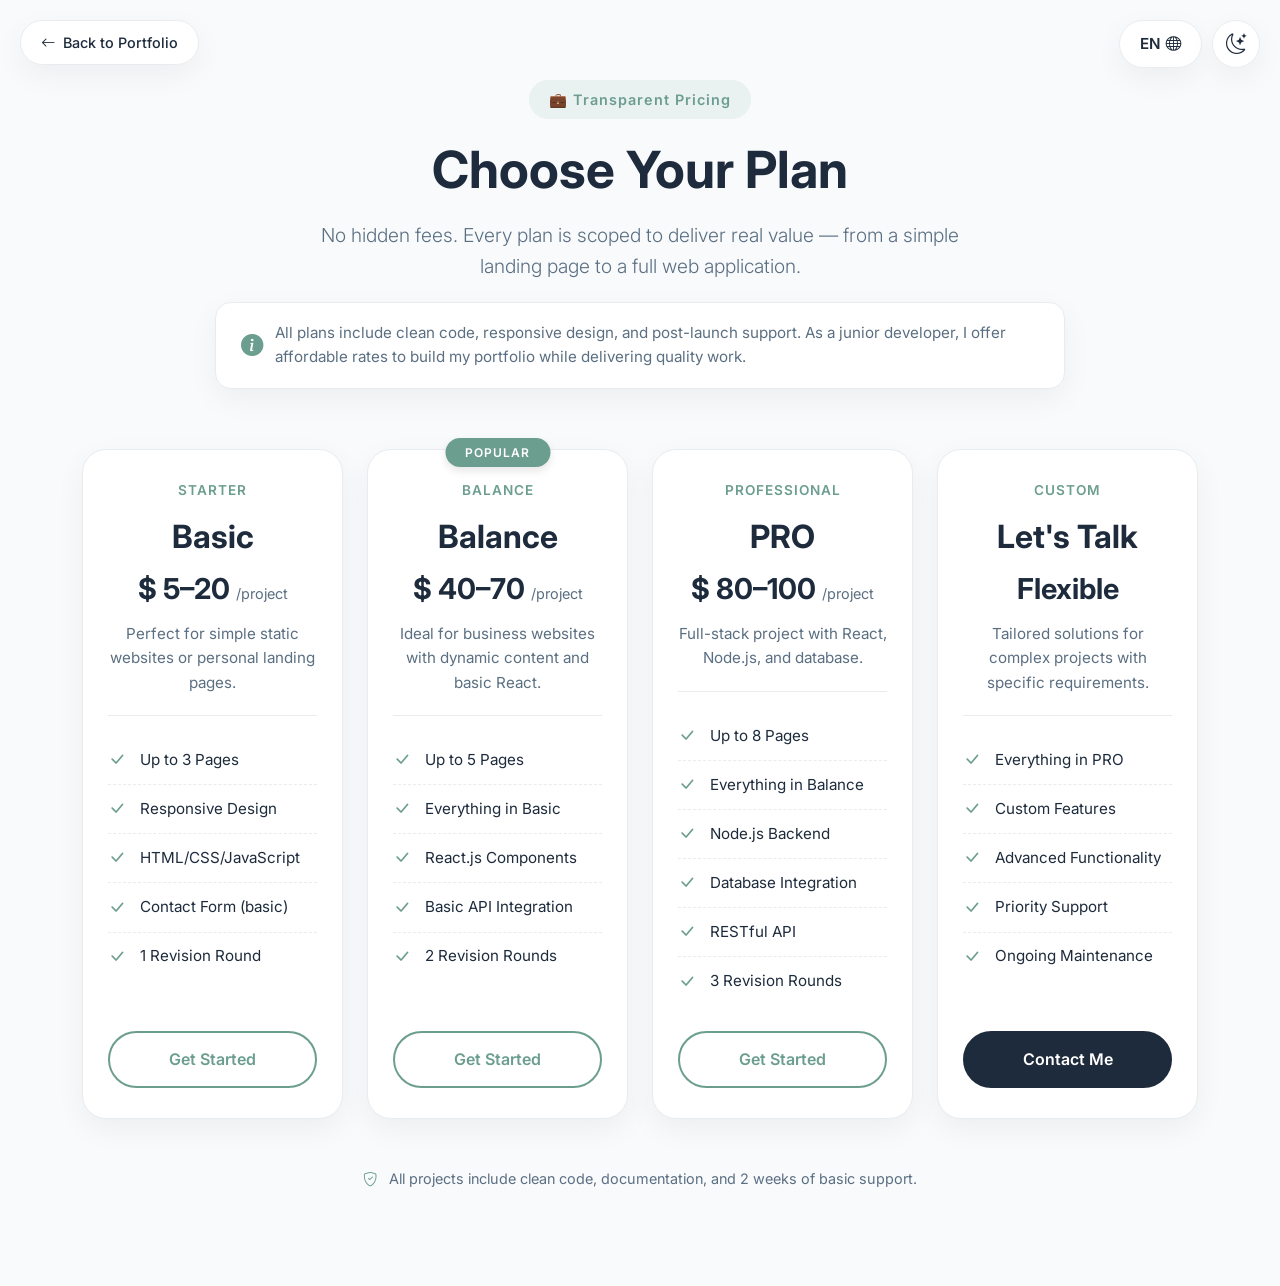
<file: pricing.html>
<!DOCTYPE html>
<html lang="en" dir="ltr">
<head>
    <meta charset="UTF-8">
    <meta name="viewport" content="width=device-width, initial-scale=1.0">
    <title>Thanaa Khairy - Pricing | Full-Stack Developer</title>
    <!-- Bootstrap 5 CSS -->
    <link href="https://cdn.jsdelivr.net/npm/bootstrap@5.3.2/dist/css/bootstrap.min.css" rel="stylesheet">
    <!-- Bootstrap Icons -->
    <link rel="stylesheet" href="https://cdn.jsdelivr.net/npm/bootstrap-icons@1.11.3/font/bootstrap-icons.min.css">
    <!-- Google Fonts -->
    <link href="https://fonts.googleapis.com/css2?family=Inter:wght@300;400;500;600;700&display=swap" rel="stylesheet">
    <!-- Google Fonts for Arabic (Cairo) -->
    <link href="https://fonts.googleapis.com/css2?family=Cairo:wght@300;400;500;600;700&display=swap" rel="stylesheet">
    <link rel="stylesheet" href="./pricing.css">

</head>
<body>
    <!-- Back to Main Portfolio Link -->
    <a href="index.html" class="back-link">
        <i class="bi bi-arrow-left"></i>
        <span data-en="Back to Portfolio" data-ar="العودة للرئيسية">Back to Portfolio</span>
    </a>

    <!-- Control Buttons (Theme + Language) -->
    <div class="control-buttons">
        <button class="control-btn lang-btn" id="langToggle">
            <span id="langText">EN</span>
            <i class="bi bi-globe"></i>
        </button>
        <button class="control-btn" id="themeToggle" aria-label="Toggle theme">
            <i class="bi bi-moon-stars"></i>
        </button>
    </div>

    <!-- Main Pricing Content -->
    <div class="pricing-page">
        <div class="container">
            <!-- Header -->
            <div class="pricing-header">
                <span class="pricing-badge">
                    <span data-en="💼 Transparent Pricing" data-ar="💰 تسعير شفاف">💼 Transparent Pricing</span>
                </span>
                <h1>
                    <span data-en="Choose Your Plan" data-ar="اختر باقتك">Choose Your Plan</span>
                </h1>
                <p class="lead" data-en="No hidden fees. Every plan is scoped to deliver real value — from a simple landing page to a full web application."
                   data-ar="لا رسوم خفية. كل باقة مصممة لتقديم قيمة حقيقية - من صفحة هبوط بسيطة إلى تطبيق ويب كامل.">
                    No hidden fees. Every plan is scoped to deliver real value — from a simple landing page to a full web application.
                </p>
                <div class="pricing-note">
                    <i class="bi bi-info-circle-fill"></i>
                    <span data-en="All plans include clean code, responsive design, and post-launch support. As a junior developer, I offer affordable rates to build my portfolio while delivering quality work."
                          data-ar="جميع الباقات تشمل كود نظيف، تصميم متجاوب، ودعم بعد الإطلاق. كمطورة مبتدئة، أقدم أسعار مناسبة لبناء محفظتي مع تقديم عمل بجودة عالية.">
                        All plans include clean code, responsive design, and post-launch support. As a junior developer, I offer affordable rates to build my portfolio while delivering quality work.
                    </span>
                </div>
            </div>

            <!-- Pricing Cards -->
            <div class="row g-4">
                <!-- Starter / Basic -->
                <div class="col-lg-3 col-md-6">
                    <div class="pricing-card">
                        <div class="card-category">
                            <span data-en="Starter" data-ar="مبتدئ">Starter</span>
                        </div>
                        <div class="plan-name">
                            <span data-en="Basic" data-ar="أساسي">Basic</span>
                        </div>
                        <div class="plan-price">
                            <span data-en="$ 5–20" data-ar="$ ٥–٢٠">$ 5–20</span> <small><span data-en="/project" data-ar="/ مشروع">/project</span></small>
                        </div>
                        <div class="plan-description" data-en="Perfect for simple static websites or personal landing pages."
                             data-ar="مثالي للمواقع الثابتة البسيطة أو صفحات الهبوط الشخصية.">
                            Perfect for simple static websites or personal landing pages.
                        </div>
                        <ul class="feature-list">
                            <li><i class="bi bi-check-lg"></i> <span data-en="Up to 3 Pages" data-ar="حتى ٣ صفحات">Up to 3 Pages</span></li>
                            <li><i class="bi bi-check-lg"></i> <span data-en="Responsive Design" data-ar="تصميم متجاوب">Responsive Design</span></li>
                            <li><i class="bi bi-check-lg"></i> <span data-en="HTML/CSS/JavaScript" data-ar="HTML/CSS/JavaScript">HTML/CSS/JavaScript</span></li>
                            <li><i class="bi bi-check-lg"></i> <span data-en="Contact Form (basic)" data-ar="نموذج اتصال أساسي">Contact Form (basic)</span></li>
                            <li><i class="bi bi-check-lg"></i> <span data-en="1 Revision Round" data-ar="جولة مراجعة واحدة">1 Revision Round</span></li>
                        </ul>
                        <a href="#contact" class="btn-pricing">
                            <span data-en="Get Started" data-ar="ابدأ الآن">Get Started</span>
                        </a>
                    </div>
                </div>

                <!-- Popular / Balance -->
                <div class="col-lg-3 col-md-6">
                    <div class="pricing-card">
                        <div class="popular-tag">
                            <span data-en="Popular" data-ar="الأكثر طلباً">Popular</span>
                        </div>
                        <div class="card-category">
                            <span data-en="Balance" data-ar="متوازن">Balance</span>
                        </div>
                        <div class="plan-name">
                            <span data-en="Balance" data-ar="متوازن">Balance</span>
                        </div>
                        <div class="plan-price">
                            <span data-en="$ 40–70" data-ar="$ ٤٠–٧٠">$ 40–70</span> <small><span data-en="/project" data-ar="/ مشروع">/project</span></small>
                        </div>
                        <div class="plan-description" data-en="Ideal for business websites with dynamic content and basic React."
                             data-ar="مثالي لمواقع الأعمال ذات المحتوى الديناميكي و React الأساسي.">
                            Ideal for business websites with dynamic content and basic React.
                        </div>
                        <ul class="feature-list">
                            <li><i class="bi bi-check-lg"></i> <span data-en="Up to 5 Pages" data-ar="حتى ٥ صفحات">Up to 5 Pages</span></li>
                            <li><i class="bi bi-check-lg"></i> <span data-en="Everything in Basic" data-ar="كل شيء في الأساسي">Everything in Basic</span></li>
                            <li><i class="bi bi-check-lg"></i> <span data-en="React.js Components" data-ar="مكونات React.js">React.js Components</span></li>
                            <li><i class="bi bi-check-lg"></i> <span data-en="Basic API Integration" data-ar="دمج API أساسي">Basic API Integration</span></li>
                            <li><i class="bi bi-check-lg"></i> <span data-en="2 Revision Rounds" data-ar="جولتان مراجعة">2 Revision Rounds</span></li>
                        </ul>
                        <a href="#contact" class="btn-pricing">
                            <span data-en="Get Started" data-ar="ابدأ الآن">Get Started</span>
                        </a>
                    </div>
                </div>

                <!-- PRO -->
                <div class="col-lg-3 col-md-6">
                    <div class="pricing-card">
                        <div class="card-category">
                            <span data-en="Professional" data-ar="احترافي">Professional</span>
                        </div>
                        <div class="plan-name">
                            <span data-en="PRO" data-ar="احترافي">PRO</span>
                        </div>
                        <div class="plan-price">
                            <span data-en="$ 80–100" data-ar="$ ٨٠–١٠٠">$ 80–100</span> <small><span data-en="/project" data-ar="/ مشروع">/project</span></small>
                        </div>
                        <div class="plan-description" data-en="Full-stack project with React, Node.js, and database."
                             data-ar="مشروع كامل مع React و Node.js وقاعدة بيانات.">
                            Full-stack project with React, Node.js, and database.
                        </div>
                        <ul class="feature-list">
                            <li><i class="bi bi-check-lg"></i> <span data-en="Up to 8 Pages" data-ar="حتى ٨ صفحات">Up to 8 Pages</span></li>
                            <li><i class="bi bi-check-lg"></i> <span data-en="Everything in Balance" data-ar="كل شيء في المتوازن">Everything in Balance</span></li>
                            <li><i class="bi bi-check-lg"></i> <span data-en="Node.js Backend" data-ar="خادم Node.js">Node.js Backend</span></li>
                            <li><i class="bi bi-check-lg"></i> <span data-en="Database Integration" data-ar="دمج قاعدة بيانات">Database Integration</span></li>
                            <li><i class="bi bi-check-lg"></i> <span data-en="RESTful API" data-ar="RESTful API">RESTful API</span></li>
                            <li><i class="bi bi-check-lg"></i> <span data-en="3 Revision Rounds" data-ar="٣ جولات مراجعة">3 Revision Rounds</span></li>
                        </ul>
                        <a href="#contact" class="btn-pricing">
                            <span data-en="Get Started" data-ar="ابدأ الآن">Get Started</span>
                        </a>
                    </div>
                </div>

                <!-- Custom / Enterprise -->
                <div class="col-lg-3 col-md-6">
                    <div class="pricing-card">
                        <div class="card-category">
                            <span data-en="Custom" data-ar="مخصص">Custom</span>
                        </div>
                        <div class="plan-name">
                            <span data-en="Let's Talk" data-ar="هيا نتحدث">Let's Talk</span>
                        </div>
                        <div class="plan-price">
                            <span data-en="Flexible" data-ar="مرن">Flexible</span>
                        </div>
                        <div class="plan-description" data-en="Tailored solutions for complex projects with specific requirements."
                             data-ar="حلول مخصصة للمشاريع المعقدة ذات المتطلبات الخاصة.">
                            Tailored solutions for complex projects with specific requirements.
                        </div>
                        <ul class="feature-list">
                            <li><i class="bi bi-check-lg"></i> <span data-en="Everything in PRO" data-ar="كل شيء في الاحترافي">Everything in PRO</span></li>
                            <li><i class="bi bi-check-lg"></i> <span data-en="Custom Features" data-ar="ميزات مخصصة">Custom Features</span></li>
                            <li><i class="bi bi-check-lg"></i> <span data-en="Advanced Functionality" data-ar="وظائف متقدمة">Advanced Functionality</span></li>
                            <li><i class="bi bi-check-lg"></i> <span data-en="Priority Support" data-ar="دعم ذو أولوية">Priority Support</span></li>
                            <li><i class="bi bi-check-lg"></i> <span data-en="Ongoing Maintenance" data-ar="صيانة مستمرة">Ongoing Maintenance</span></li>
                        </ul>
                        <a href="#contact" class="btn-pricing custom">
                            <span data-en="Contact Me" data-ar="اتصل بي">Contact Me</span>
                        </a>
                    </div>
                </div>
            </div>

            <!-- Optional Footer Note -->
            <div class="text-center mt-5">
                <p style="color: var(--text-color); font-size: 0.9rem;">
                    <i class="bi bi-shield-check me-2" style="color: var(--primary-color);"></i>
                    <span data-en="All projects include clean code, documentation, and 2 weeks of basic support."
                          data-ar="جميع المشاريع تشمل كود نظيف، توثيق، وأسبوعين من الدعم الأساسي.">
                        All projects include clean code, documentation, and 2 weeks of basic support.
                    </span>
                </p>
            </div>
        </div>
    </div>

    <!-- Bootstrap JS -->
    <script src="https://cdn.jsdelivr.net/npm/bootstrap@5.3.2/dist/js/bootstrap.bundle.min.js"></script>

<script src="./pricing.js"></script>
</body>
</html>
</file>
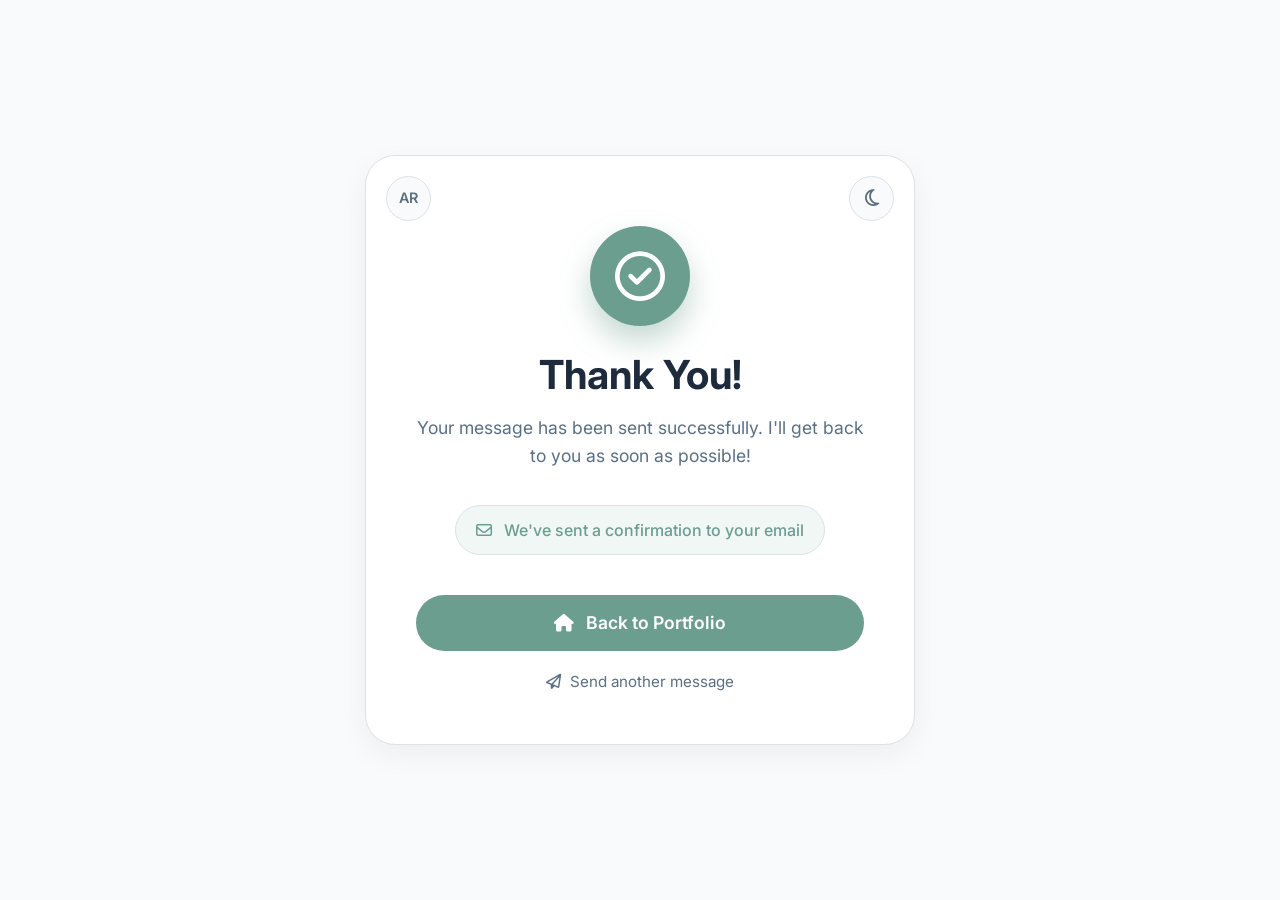
<file: thank-you.html>
<!DOCTYPE html>
<html lang="en">
<head>
    <meta charset="UTF-8">
    <meta name="viewport" content="width=device-width, initial-scale=1.0">
    <title>Thank You!</title>
    
    <!-- Bootstrap CSS -->
    <link href="https://cdn.jsdelivr.net/npm/bootstrap@5.3.2/dist/css/bootstrap.min.css" rel="stylesheet">
    <!-- Font Awesome -->
    <link rel="stylesheet" href="https://cdnjs.cloudflare.com/ajax/libs/font-awesome/6.5.1/css/all.min.css">
    <!-- Google Fonts -->
    <link href="https://fonts.googleapis.com/css2?family=Inter:wght@300;400;500;600;700;800&display=swap" rel="stylesheet">
    
    <style>
        * {
            margin: 0;
            padding: 0;
            box-sizing: border-box;
            font-family: 'Inter', sans-serif;
        }
        
        :root {
            --primary-color: #6c9e8f;
            --secondary-color: #1e2b3c;
            --text-color: #5b6f82;
            --light-bg: #f8fafc;
            --white: #ffffff;
            --border-light: #dee2e6;
            --shadow: 0 10px 30px rgba(0, 0, 0, 0.05);
            --success-bg: #f0f7f5;
        }
        
        [data-theme="dark"] {
            --primary-color: #7ab3a5;
            --secondary-color: #e2e8f0;
            --text-color: #94a3b8;
            --light-bg: #0f172a;
            --white: #1e293b;
            --border-light: #334155;
            --shadow: 0 10px 30px rgba(0, 0, 0, 0.3);
            --success-bg: #1e293b;
        }
        
        body {
            background: var(--light-bg);
            min-height: 100vh;
            display: flex;
            align-items: center;
            justify-content: center;
            transition: background-color 0.3s ease;
            padding: 20px;
        }
        
        .thank-you-card {
            background: var(--white);
            border-radius: 30px;
            padding: 50px;
            text-align: center;
            box-shadow: var(--shadow);
            max-width: 550px;
            width: 100%;
            margin: 20px;
            border: 1px solid var(--border-light);
            animation: fadeIn 0.8s ease;
            position: relative;
        }
        
        @keyframes fadeIn {
            from {
                opacity: 0;
                transform: translateY(30px);
            }
            to {
                opacity: 1;
                transform: translateY(0);
            }
        }
        
        /* Theme Toggle */
        .theme-toggle {
            position: absolute;
            top: 20px;
            right: 20px;
            width: 45px;
            height: 45px;
            border-radius: 50%;
            background: var(--light-bg);
            border: 1px solid var(--border-light);
            color: var(--text-color);
            display: flex;
            align-items: center;
            justify-content: center;
            cursor: pointer;
            transition: all 0.3s ease;
            font-size: 1.2rem;
        }
        
        .theme-toggle:hover {
            background: var(--primary-color);
            color: white;
            transform: rotate(15deg);
        }
        
        /* Language Toggle */
        .lang-toggle {
            position: absolute;
            top: 20px;
            left: 20px;
            width: 45px;
            height: 45px;
            border-radius: 50%;
            background: var(--light-bg);
            border: 1px solid var(--border-light);
            color: var(--text-color);
            display: flex;
            align-items: center;
            justify-content: center;
            cursor: pointer;
            transition: all 0.3s ease;
            font-weight: 600;
            font-size: 0.9rem;
        }
        
        .lang-toggle:hover {
            background: var(--primary-color);
            color: white;
        }
        
        .success-icon {
            width: 100px;
            height: 100px;
            background: var(--primary-color);
            color: white;
            font-size: 50px;
            display: flex;
            align-items: center;
            justify-content: center;
            border-radius: 50%;
            margin: 20px auto 25px;
            box-shadow: 0 15px 30px rgba(108, 158, 143, 0.4);
            animation: pulse 2s infinite;
        }
        
        @keyframes pulse {
            0%, 100% {
                transform: scale(1);
                box-shadow: 0 15px 30px rgba(108, 158, 143, 0.4);
            }
            50% {
                transform: scale(1.05);
                box-shadow: 0 25px 40px rgba(108, 158, 143, 0.6);
            }
        }
        
        h1 {
            color: var(--secondary-color);
            font-weight: 700;
            margin-bottom: 15px;
            font-size: 2.5rem;
        }
        
        p {
            color: var(--text-color);
            font-size: 1.1rem;
            margin-bottom: 15px;
            line-height: 1.6;
        }
        
        .email-sent {
            background: var(--success-bg);
            border: 1px solid var(--border-light);
            border-radius: 50px;
            padding: 12px 20px;
            display: inline-block;
            margin: 20px 0;
            color: var(--primary-color);
            font-weight: 500;
        }
        
        .email-sent i {
            margin-right: 8px;
        }
        
        .btn-home {
            background: var(--primary-color);
            color: white;
            border: none;
            padding: 15px 40px;
            border-radius: 50px;
            font-size: 1.1rem;
            font-weight: 600;
            text-decoration: none;
            display: inline-block;
            margin-top: 20px;
            transition: all 0.3s ease;
            width: 100%;
        }
        
        .btn-home:hover {
            background: #558b7c;
            transform: translateY(-5px);
            box-shadow: 0 15px 25px rgba(108, 158, 143, 0.3);
            color: white;
        }
        
        .btn-home i {
            margin-right: 8px;
        }
        
        .back-link {
            display: block;
            margin-top: 20px;
            color: var(--text-color);
            text-decoration: none;
            transition: color 0.3s ease;
            font-size: 0.95rem;
        }
        
        .back-link:hover {
            color: var(--primary-color);
        }
        
        .back-link i {
            margin-right: 5px;
        }
        
        /* RTL Support */
        [dir="rtl"] .theme-toggle {
            right: auto;
            left: 20px;
        }
        
        [dir="rtl"] .lang-toggle {
            left: auto;
            right: 20px;
        }
        
        [dir="rtl"] .email-sent i,
        [dir="rtl"] .btn-home i,
        [dir="rtl"] .back-link i {
            margin-right: 0;
            margin-left: 8px;
            transform: scaleX(-1);
        }
        
        /* Responsive */
        @media (max-width: 576px) {
            .thank-you-card {
                padding: 40px 25px;
            }
            
            h1 {
                font-size: 2rem;
            }
            
            .success-icon {
                width: 80px;
                height: 80px;
                font-size: 40px;
            }
        }
    </style>
</head>
<body data-theme="light">
    <div class="thank-you-card">
        <!-- Theme Toggle Button -->
        <div class="theme-toggle" id="themeToggle">
            <i class="fa-regular fa-moon"></i>
        </div>
        
        <!-- Language Toggle Button -->
        <div class="lang-toggle" id="langToggle">
            EN
        </div>
        
        <div class="success-icon">
            <i class="fa-regular fa-circle-check"></i>
        </div>
        
        <h1 data-en="Thank You!" data-ar="شكراً جزيلاً!">Thank You!</h1>
        
        <p data-en="Your message has been sent successfully. I'll get back to you as soon as possible!"
           data-ar="تم إرسال رسالتك بنجاح. سأرد عليك في أقرب وقت ممكن!">
           Your message has been sent successfully. I'll get back to you as soon as possible!
        </p>
        
        <div class="email-sent">
            <i class="fa-regular fa-envelope"></i>
            <span data-en="We've sent a confirmation to your email"
                  data-ar="لقد أرسلنا تأكيداً إلى بريدك الإلكتروني">
                  We've sent a confirmation to your email
            </span>
        </div>
        
        <a href="index.html" class="btn-home">
            <i class="fa-solid fa-house"></i>
            <span data-en="Back to Portfolio " data-ar="العودة للرئيسية">Back to Portfolio </span>
        </a>
        
        <a href="index.html#contact" class="back-link">
            <i class="fa-regular fa-paper-plane"></i>
            <span data-en="Send another message" data-ar="إرسال رسالة أخرى">Send another message</span>
        </a>
    </div>
    
    <script>
        // ===== THEME TOGGLE =====
        const themeToggle = document.getElementById('themeToggle');
        const body = document.body;
        const themeIcon = themeToggle.querySelector('i');
        
        // Load saved theme
        const savedTheme = localStorage.getItem('theme') || 'light';
        body.setAttribute('data-theme', savedTheme);
        updateThemeIcon(savedTheme);
        
        themeToggle.addEventListener('click', () => {
            const currentTheme = body.getAttribute('data-theme');
            const newTheme = currentTheme === 'light' ? 'dark' : 'light';
            
            body.setAttribute('data-theme', newTheme);
            localStorage.setItem('theme', newTheme);
            updateThemeIcon(newTheme);
        });
        
        function updateThemeIcon(theme) {
            if (theme === 'dark') {
                themeIcon.className = 'fa-regular fa-sun';
            } else {
                themeIcon.className = 'fa-regular fa-moon';
            }
        }
        
        // ===== LANGUAGE TOGGLE =====
        const langToggle = document.getElementById('langToggle');
        let currentLang = localStorage.getItem('lang') || 'en';
        
        function applyLanguage(lang) {
            document.querySelectorAll('[data-en]').forEach(el => {
                el.textContent = el.getAttribute(`data-${lang}`);
            });
            
            if (lang === 'ar') {
                document.documentElement.dir = 'rtl';
                document.documentElement.lang = 'ar';
                langToggle.textContent = 'EN';
            } else {
                document.documentElement.dir = 'ltr';
                document.documentElement.lang = 'en';
                langToggle.textContent = 'AR';
            }
            
            localStorage.setItem('lang', lang);
        }
        
        // Initial language
        applyLanguage(currentLang);
        
        langToggle.addEventListener('click', () => {
            currentLang = currentLang === 'en' ? 'ar' : 'en';
            applyLanguage(currentLang);
        });
    </script>
</body>
</html>
</file>
<file: pricing.css>
/* ===== Root Variables for Light & Dark Modes ===== */
        :root {
            --primary-color: #6c9e8f;
            --primary-dark: #558b7c;
            --secondary-color: #1e2b3c;
            --text-color: #5b6f82;
            --light-bg: #f8fafc;
            --card-bg: #ffffff;
            --border-light: #e9ecef;
            --shadow: 0 10px 30px rgba(0, 0, 0, 0.05);
            --shadow-hover: 0 20px 40px rgba(108, 158, 143, 0.15);
            --note-bg: #ffffff;
        }

        [data-theme="dark"] {
            --primary-color: #7ab3a5;
            --primary-dark: #6c9e8f;
            --secondary-color: #e2e8f0;
            --text-color: #94a3b8;
            --light-bg: #0f172a;
            --card-bg: #1e293b;
            --border-light: #334155;
            --shadow: 0 10px 30px rgba(0, 0, 0, 0.3);
            --shadow-hover: 0 20px 40px rgba(122, 179, 165, 0.25);
            --note-bg: #1e293b;
        }

        * {
            margin: 0;
            padding: 0;
            box-sizing: border-box;
        }

        body {
            font-family: 'Inter', sans-serif;
            background-color: var(--light-bg);
            color: var(--text-color);
            line-height: 1.6;
            transition: background-color 0.3s ease, color 0.3s ease;
        }

        /* Arabic font */
        [dir="rtl"] body {
            font-family: 'Cairo', sans-serif;
        }

        .pricing-page {
            padding: 80px 0;
            min-height: 100vh;
        }

        /* ===== Header Styles ===== */
        .pricing-header {
            text-align: center;
            margin-bottom: 60px;
        }

        .pricing-badge {
            display: inline-block;
            background: rgba(108, 158, 143, 0.1);
            color: var(--primary-color);
            font-weight: 600;
            font-size: 0.9rem;
            padding: 8px 20px;
            border-radius: 50px;
            margin-bottom: 20px;
            letter-spacing: 1px;
        }

        .pricing-header h1 {
            font-size: 3.2rem;
            font-weight: 700;
            color: var(--secondary-color);
            margin-bottom: 20px;
        }

        .pricing-header .lead {
            font-size: 1.2rem;
            color: var(--text-color);
            max-width: 700px;
            margin: 0 auto 20px;
        }

        .pricing-note {
            font-size: 0.95rem;
            color: var(--text-color);
            background: var(--note-bg);
            padding: 18px 25px;
            border-radius: 16px;
            max-width: 850px;
            margin: 0 auto;
            border: 1px solid var(--border-light);
            box-shadow: var(--shadow);
            display: flex;
            align-items: center;
            gap: 12px;
            text-align: left;
        }

        [dir="rtl"] .pricing-note {
            text-align: right;
        }

        .pricing-note i {
            color: var(--primary-color);
            font-size: 1.4rem;
            flex-shrink: 0;
        }

        /* ===== Pricing Cards ===== */
        .pricing-card {
            background: var(--card-bg);
            border-radius: 24px;
            padding: 30px 25px;
            box-shadow: var(--shadow);
            height: 100%;
            transition: all 0.3s ease;
            border: 1px solid var(--border-light);
            position: relative;
            display: flex;
            flex-direction: column;
        }

        .pricing-card:hover {
            transform: translateY(-8px);
            box-shadow: var(--shadow-hover);
            border-color: var(--primary-color);
        }

        .popular-tag {
            position: absolute;
            top: -12px;
            left: 50%;
            transform: translateX(-50%);
            background: var(--primary-color);
            color: white;
            font-size: 0.75rem;
            font-weight: 600;
            padding: 5px 20px;
            border-radius: 50px;
            letter-spacing: 1px;
            white-space: nowrap;
            text-transform: uppercase;
            box-shadow: 0 4px 8px rgba(0,0,0,0.1);
        }

        .card-category {
            font-size: 0.85rem;
            font-weight: 600;
            color: var(--primary-color);
            text-transform: uppercase;
            letter-spacing: 1px;
            margin-bottom: 10px;
            text-align: center;
        }

        .plan-name {
            font-size: 2rem;
            font-weight: 700;
            color: var(--secondary-color);
            margin-bottom: 10px;
            text-align: center;
        }

        .plan-price {
            font-size: 1.8rem;
            font-weight: 700;
            color: var(--secondary-color);
            margin-bottom: 15px;
            text-align: center;
            line-height: 1.2;
        }

        .plan-price small {
            font-size: 0.9rem;
            font-weight: 400;
            color: var(--text-color);
        }

        .plan-description {
            color: var(--text-color);
            font-size: 0.95rem;
            text-align: center;
            margin-bottom: 20px;
            padding-bottom: 20px;
            border-bottom: 1px solid var(--border-light);
        }

        .feature-list {
            list-style: none;
            padding: 0;
            margin: 0 0 25px 0;
            flex: 1;
        }

        .feature-list li {
            display: flex;
            align-items: center;
            gap: 10px;
            padding: 10px 0;
            border-bottom: 1px dashed var(--border-light);
            color: var(--secondary-color);
            font-size: 0.95rem;
        }

        [dir="rtl"] .feature-list li {
            flex-direction: row-reverse;
        }

        .feature-list li:last-child {
            border-bottom: none;
        }

        .feature-list i {
            color: var(--primary-color);
            font-size: 1.1rem;
            width: 22px;
            flex-shrink: 0;
        }

        .btn-pricing {
            display: inline-block;
            width: 100%;
            padding: 14px;
            background: transparent;
            color: var(--primary-color);
            border: 2px solid var(--primary-color);
            border-radius: 50px;
            font-weight: 600;
            text-decoration: none;
            text-align: center;
            transition: all 0.3s ease;
            margin-top: auto;
            cursor: pointer;
        }

        .btn-pricing:hover {
            background: var(--primary-color);
            color: white;
            transform: translateY(-3px);
            box-shadow: 0 10px 20px rgba(108, 158, 143, 0.2);
        }

        .btn-pricing.custom {
            background: var(--secondary-color);
            color: white;
            border-color: var(--secondary-color);
        }

        .btn-pricing.custom:hover {
            background: var(--primary-color);
            border-color: var(--primary-color);
        }

        /* ===== Control Buttons Container ===== */
        .control-buttons {
            position: fixed;
            top: 20px;
            right: 20px;
            z-index: 1000;
            display: flex;
            gap: 10px;
        }

        .control-btn {
            background: var(--card-bg);
            border: 1px solid var(--border-light);
            color: var(--secondary-color);
            width: 48px;
            height: 48px;
            border-radius: 50%;
            display: flex;
            align-items: center;
            justify-content: center;
            font-size: 1.3rem;
            cursor: pointer;
            transition: all 0.3s ease;
            box-shadow: var(--shadow);
        }

        .control-btn:hover {
            transform: rotate(15deg);
            background: var(--primary-color);
            color: white;
        }

        .lang-btn {
            width: auto;
            padding: 0 20px;
            border-radius: 40px;
            font-weight: 600;
            font-size: 0.95rem;
            gap: 5px;
        }

        .lang-btn:hover {
            transform: scale(1.05) translateY(-2px);
        }

        /* ===== Back to Portfolio Link ===== */
        .back-link {
            position: fixed;
            top: 20px;
            left: 20px;
            z-index: 1000;
            background: var(--card-bg);
            border: 1px solid var(--border-light);
            color: var(--secondary-color);
            padding: 10px 20px;
            border-radius: 50px;
            text-decoration: none;
            font-size: 0.9rem;
            font-weight: 500;
            display: flex;
            align-items: center;
            gap: 8px;
            transition: all 0.3s ease;
            box-shadow: var(--shadow);
        }

        .back-link:hover {
            background: var(--primary-color);
            color: white;
            transform: translateX(-5px);
        }

        [dir="rtl"] .back-link:hover {
            transform: translateX(5px);
        }

        /* ===== Responsive Design ===== */
        @media (max-width: 991px) {
            .pricing-header h1 {
                font-size: 2.8rem;
            }
        }

        @media (max-width: 768px) {
            .pricing-page {
                padding: 60px 0;
            }

            .pricing-header h1 {
                font-size: 2.2rem;
            }

            .pricing-note {
                flex-direction: column;
                text-align: center;
                padding: 20px;
            }

            .back-link {
                top: 10px;
                left: 10px;
                padding: 8px 15px;
                font-size: 0.85rem;
            }

            .control-buttons {
                top: 10px;
                right: 10px;
            }
        }
</file>
